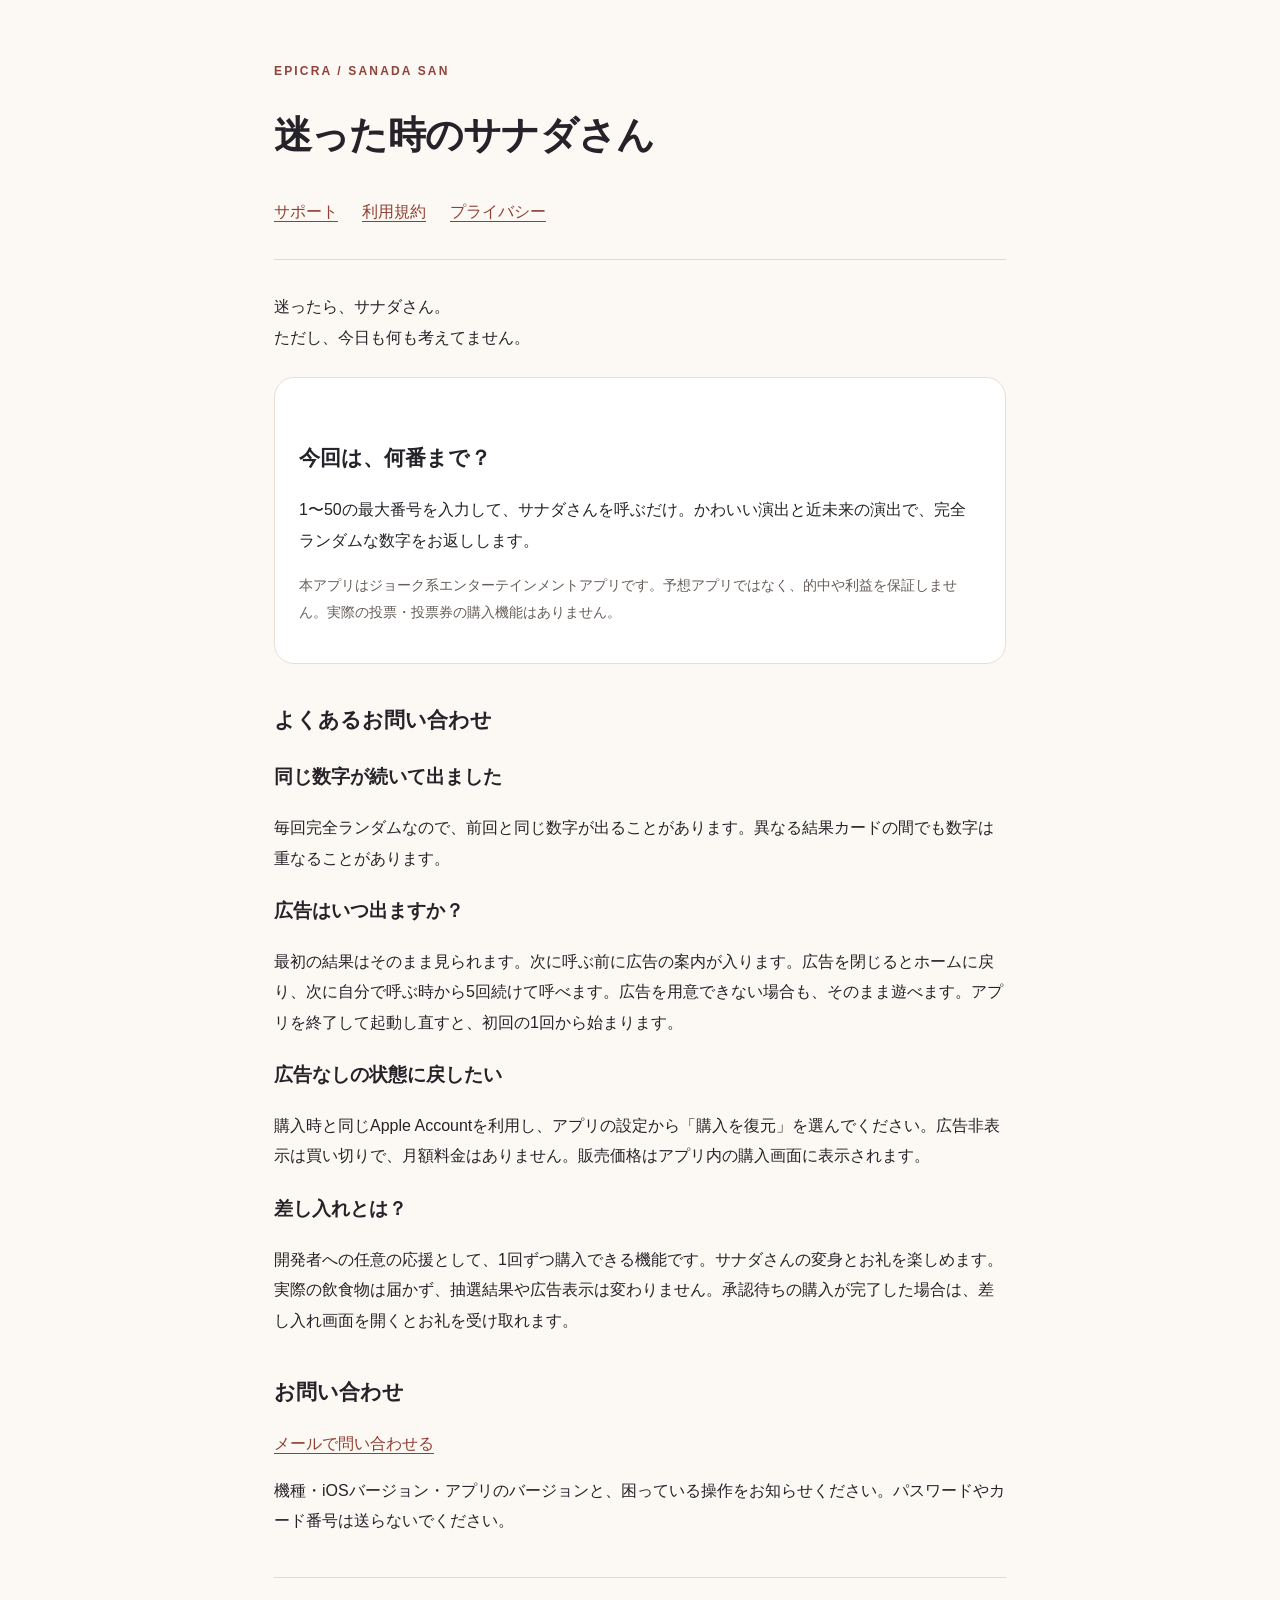
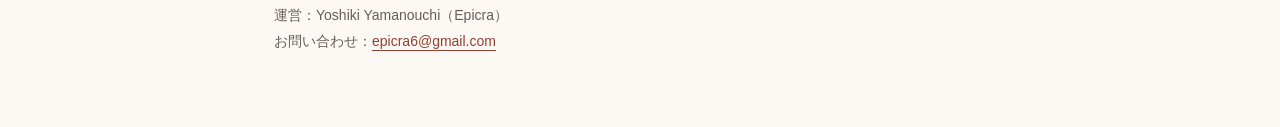
<file: index.html>
<!doctype html>
<html lang="ja"><head><meta charset="utf-8"><meta name="viewport" content="width=device-width,initial-scale=1"><meta name="description" content="迷った時のサナダさんのサポート・運営情報。完全ランダムな数字を楽しむエンターテインメントアプリです。"><title>迷った時のサナダさん | Epicra</title><link rel="stylesheet" href="style.css"></head><body><main><header><p class="brand">EPICRA / SANADA SAN</p><h1>迷った時のサナダさん</h1><nav aria-label="ページ案内"><a href="index.html">サポート</a><a href="terms.html">利用規約</a><a href="privacy.html">プライバシー</a></nav></header><p>迷ったら、サナダさん。<br>ただし、今日も何も考えてません。</p><section class="card"><h2>今回は、何番まで？</h2><p>1〜50の最大番号を入力して、サナダさんを呼ぶだけ。かわいい演出と近未来の演出で、完全ランダムな数字をお返しします。</p><p class="note">本アプリはジョーク系エンターテインメントアプリです。予想アプリではなく、的中や利益を保証しません。実際の投票・投票券の購入機能はありません。</p></section><h2>よくあるお問い合わせ</h2><h3>同じ数字が続いて出ました</h3><p>毎回完全ランダムなので、前回と同じ数字が出ることがあります。異なる結果カードの間でも数字は重なることがあります。</p><h3>広告はいつ出ますか？</h3><p>最初の結果はそのまま見られます。次に呼ぶ前に広告の案内が入ります。広告を閉じるとホームに戻り、次に自分で呼ぶ時から5回続けて呼べます。広告を用意できない場合も、そのまま遊べます。アプリを終了して起動し直すと、初回の1回から始まります。</p><h3>広告なしの状態に戻したい</h3><p>購入時と同じApple Accountを利用し、アプリの設定から「購入を復元」を選んでください。広告非表示は買い切りで、月額料金はありません。販売価格はアプリ内の購入画面に表示されます。</p><h3>差し入れとは？</h3><p>開発者への任意の応援として、1回ずつ購入できる機能です。サナダさんの変身とお礼を楽しめます。実際の飲食物は届かず、抽選結果や広告表示は変わりません。承認待ちの購入が完了した場合は、差し入れ画面を開くとお礼を受け取れます。</p><h2>お問い合わせ</h2><p><a href="mailto:epicra6@gmail.com?subject=迷った時のサナダさんのお問い合わせ">メールで問い合わせる</a></p><p>機種・iOSバージョン・アプリのバージョンと、困っている操作をお知らせください。パスワードやカード番号は送らないでください。</p><footer>運営：Yoshiki Yamanouchi（Epicra）<br>お問い合わせ：<a href="mailto:epicra6@gmail.com">epicra6@gmail.com</a></footer></main></body></html>
</file>
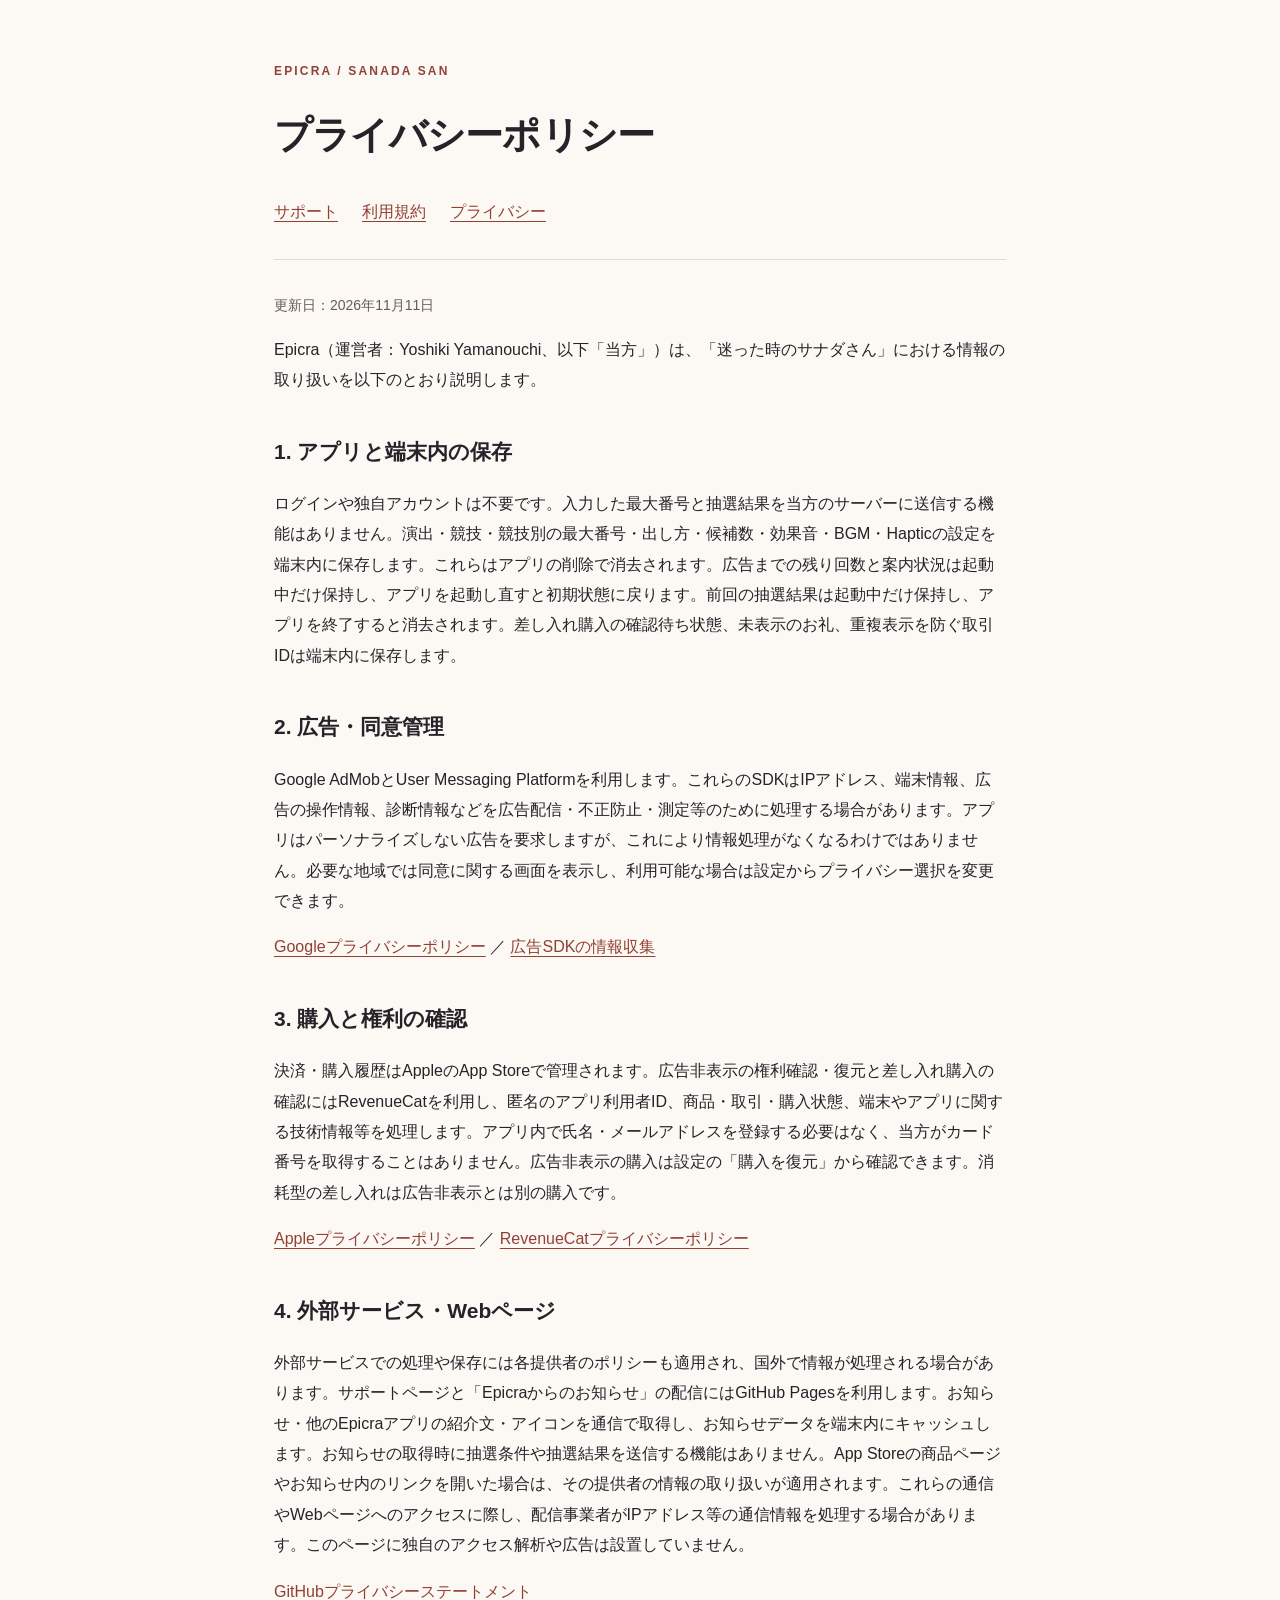
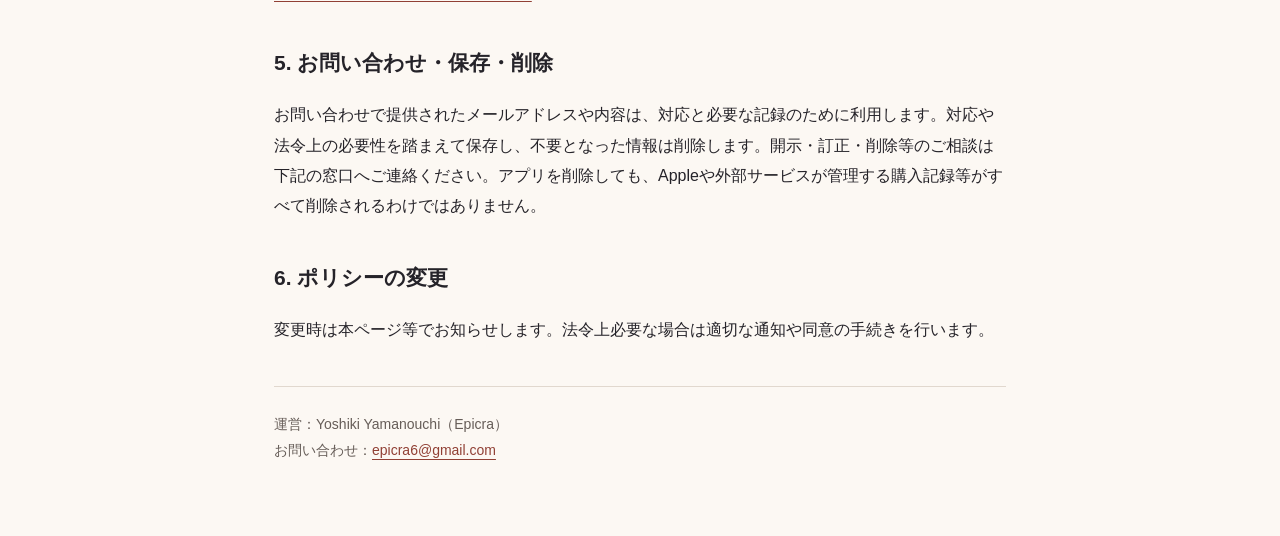
<file: privacy.html>
<!doctype html>
<html lang="ja"><head><meta charset="utf-8"><meta name="viewport" content="width=device-width,initial-scale=1"><meta name="description" content="迷った時のサナダさんのサポート・運営情報。完全ランダムな数字を楽しむエンターテインメントアプリです。"><title>プライバシーポリシー | Epicra</title><link rel="stylesheet" href="style.css"></head><body><main><header><p class="brand">EPICRA / SANADA SAN</p><h1>プライバシーポリシー</h1><nav aria-label="ページ案内"><a href="index.html">サポート</a><a href="terms.html">利用規約</a><a href="privacy.html">プライバシー</a></nav></header><p class="note">更新日：2026年11月11日</p><p>Epicra（運営者：Yoshiki Yamanouchi、以下「当方」）は、「迷った時のサナダさん」における情報の取り扱いを以下のとおり説明します。</p><h2>1. アプリと端末内の保存</h2><p>ログインや独自アカウントは不要です。入力した最大番号と抽選結果を当方のサーバーに送信する機能はありません。演出・競技・競技別の最大番号・出し方・候補数・効果音・BGM・Hapticの設定を端末内に保存します。これらはアプリの削除で消去されます。広告までの残り回数と案内状況は起動中だけ保持し、アプリを起動し直すと初期状態に戻ります。前回の抽選結果は起動中だけ保持し、アプリを終了すると消去されます。差し入れ購入の確認待ち状態、未表示のお礼、重複表示を防ぐ取引IDは端末内に保存します。</p><h2>2. 広告・同意管理</h2><p>Google AdMobとUser Messaging Platformを利用します。これらのSDKはIPアドレス、端末情報、広告の操作情報、診断情報などを広告配信・不正防止・測定等のために処理する場合があります。アプリはパーソナライズしない広告を要求しますが、これにより情報処理がなくなるわけではありません。必要な地域では同意に関する画面を表示し、利用可能な場合は設定からプライバシー選択を変更できます。</p><p><a href="https://policies.google.com/privacy?hl=ja">Googleプライバシーポリシー</a> ／ <a href="https://developers.google.com/admob/ios/privacy/data-disclosure">広告SDKの情報収集</a></p><h2>3. 購入と権利の確認</h2><p>決済・購入履歴はAppleのApp Storeで管理されます。広告非表示の権利確認・復元と差し入れ購入の確認にはRevenueCatを利用し、匿名のアプリ利用者ID、商品・取引・購入状態、端末やアプリに関する技術情報等を処理します。アプリ内で氏名・メールアドレスを登録する必要はなく、当方がカード番号を取得することはありません。広告非表示の購入は設定の「購入を復元」から確認できます。消耗型の差し入れは広告非表示とは別の購入です。</p><p><a href="https://www.apple.com/legal/privacy/jp/">Appleプライバシーポリシー</a> ／ <a href="https://www.revenuecat.com/privacy/">RevenueCatプライバシーポリシー</a></p><h2>4. 外部サービス・Webページ</h2><p>外部サービスでの処理や保存には各提供者のポリシーも適用され、国外で情報が処理される場合があります。サポートページと「Epicraからのお知らせ」の配信にはGitHub Pagesを利用します。お知らせ・他のEpicraアプリの紹介文・アイコンを通信で取得し、お知らせデータを端末内にキャッシュします。お知らせの取得時に抽選条件や抽選結果を送信する機能はありません。App Storeの商品ページやお知らせ内のリンクを開いた場合は、その提供者の情報の取り扱いが適用されます。これらの通信やWebページへのアクセスに際し、配信事業者がIPアドレス等の通信情報を処理する場合があります。このページに独自のアクセス解析や広告は設置していません。</p><p><a href="https://docs.github.com/ja/site-policy/privacy-policies/github-general-privacy-statement">GitHubプライバシーステートメント</a></p><h2>5. お問い合わせ・保存・削除</h2><p>お問い合わせで提供されたメールアドレスや内容は、対応と必要な記録のために利用します。対応や法令上の必要性を踏まえて保存し、不要となった情報は削除します。開示・訂正・削除等のご相談は下記の窓口へご連絡ください。アプリを削除しても、Appleや外部サービスが管理する購入記録等がすべて削除されるわけではありません。</p><h2>6. ポリシーの変更</h2><p>変更時は本ページ等でお知らせします。法令上必要な場合は適切な通知や同意の手続きを行います。</p><footer>運営：Yoshiki Yamanouchi（Epicra）<br>お問い合わせ：<a href="mailto:epicra6@gmail.com">epicra6@gmail.com</a></footer></main></body></html>
</file>
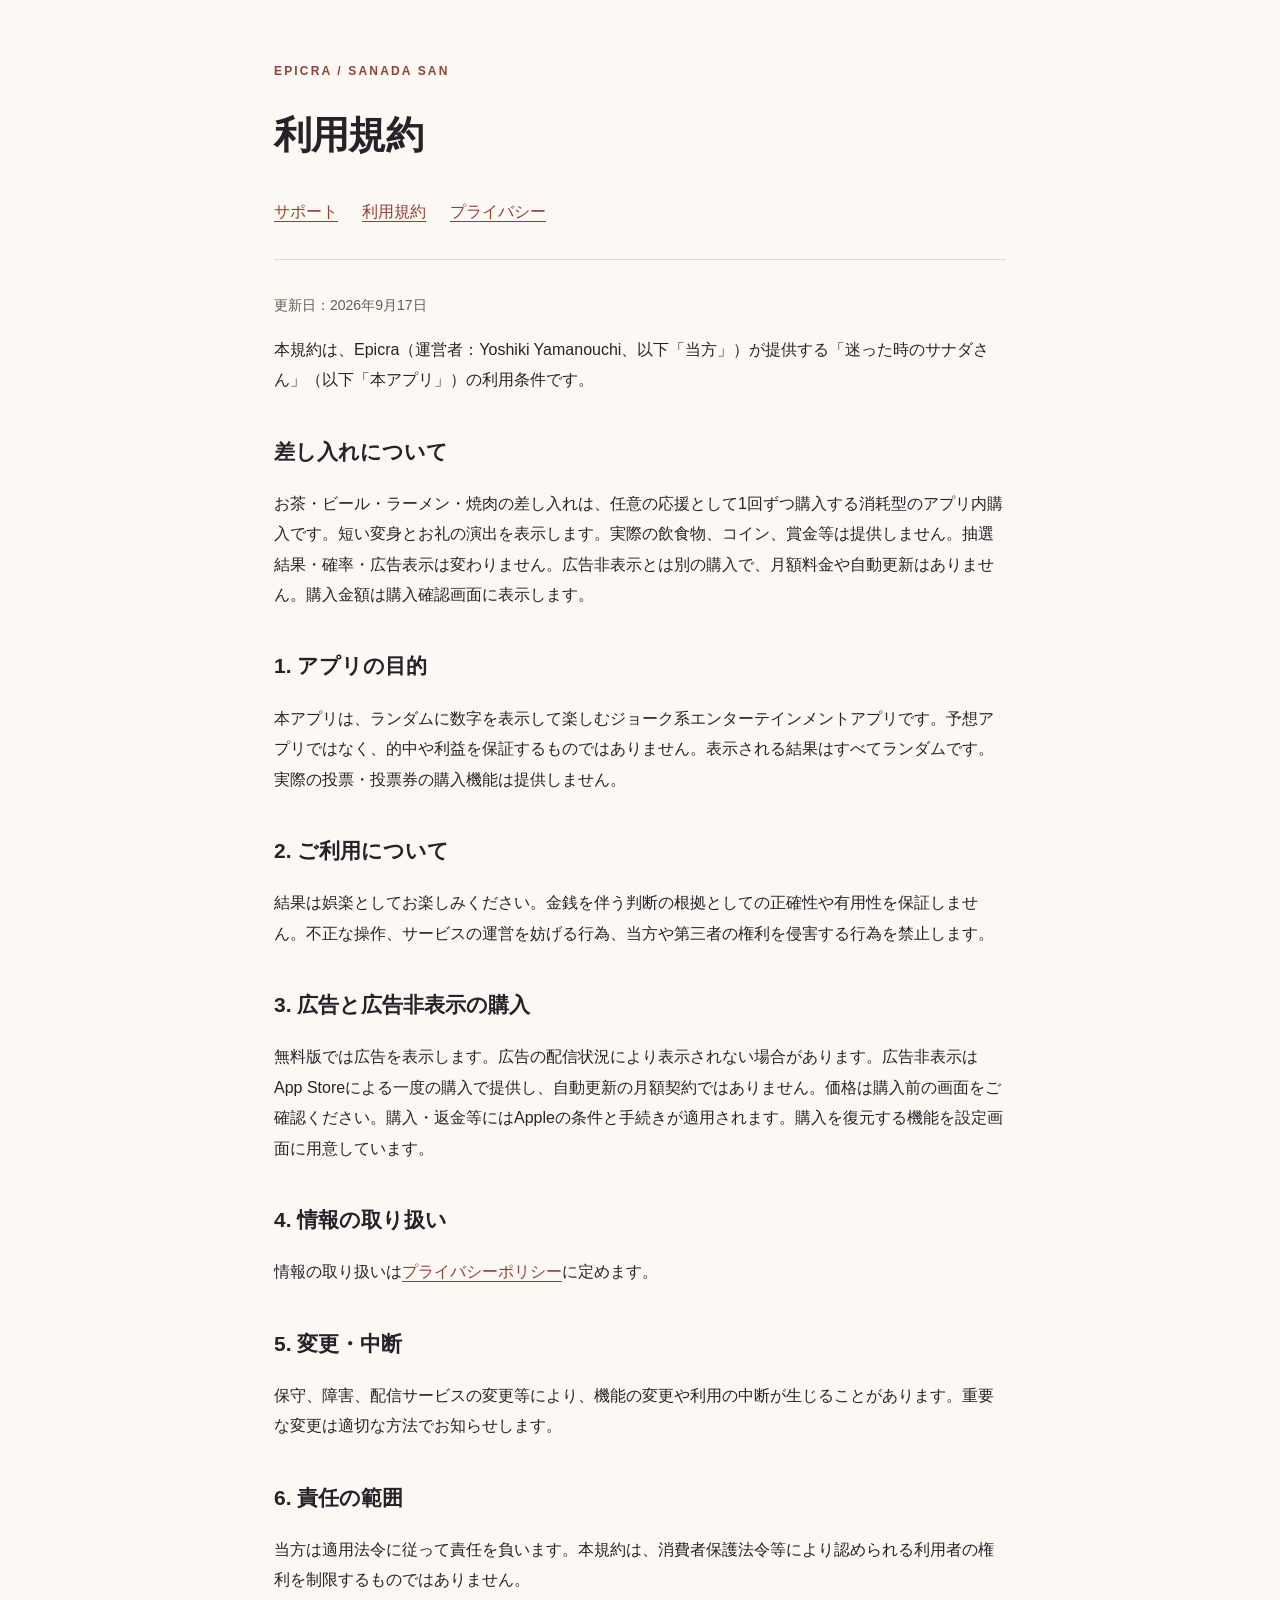
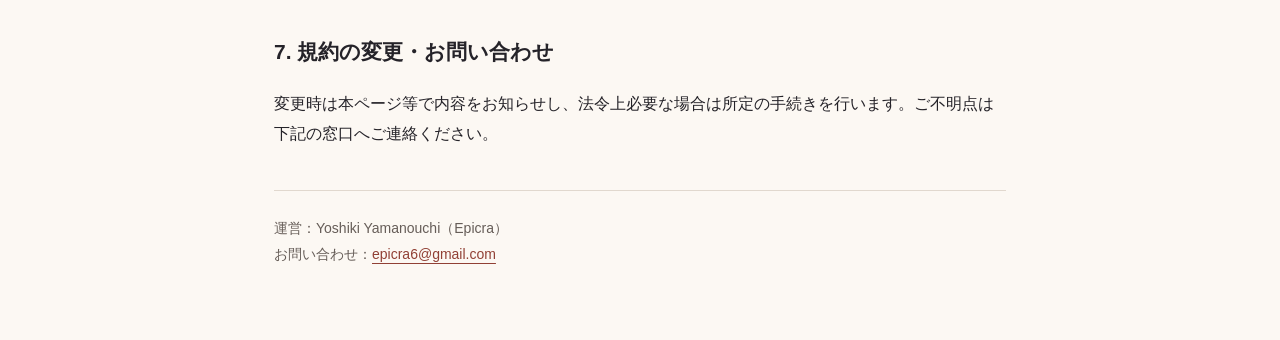
<file: terms.html>
<!doctype html>
<html lang="ja"><head><meta charset="utf-8"><meta name="viewport" content="width=device-width,initial-scale=1"><meta name="description" content="迷った時のサナダさんのサポート・運営情報。完全ランダムな数字を楽しむエンターテインメントアプリです。"><title>利用規約 | Epicra</title><link rel="stylesheet" href="style.css"></head><body><main><header><p class="brand">EPICRA / SANADA SAN</p><h1>利用規約</h1><nav aria-label="ページ案内"><a href="index.html">サポート</a><a href="terms.html">利用規約</a><a href="privacy.html">プライバシー</a></nav></header><p class="note">更新日：2026年9月17日</p><p>本規約は、Epicra（運営者：Yoshiki Yamanouchi、以下「当方」）が提供する「迷った時のサナダさん」（以下「本アプリ」）の利用条件です。</p><h2>差し入れについて</h2><p>お茶・ビール・ラーメン・焼肉の差し入れは、任意の応援として1回ずつ購入する消耗型のアプリ内購入です。短い変身とお礼の演出を表示します。実際の飲食物、コイン、賞金等は提供しません。抽選結果・確率・広告表示は変わりません。広告非表示とは別の購入で、月額料金や自動更新はありません。購入金額は購入確認画面に表示します。</p><h2>1. アプリの目的</h2><p>本アプリは、ランダムに数字を表示して楽しむジョーク系エンターテインメントアプリです。予想アプリではなく、的中や利益を保証するものではありません。表示される結果はすべてランダムです。実際の投票・投票券の購入機能は提供しません。</p><h2>2. ご利用について</h2><p>結果は娯楽としてお楽しみください。金銭を伴う判断の根拠としての正確性や有用性を保証しません。不正な操作、サービスの運営を妨げる行為、当方や第三者の権利を侵害する行為を禁止します。</p><h2>3. 広告と広告非表示の購入</h2><p>無料版では広告を表示します。広告の配信状況により表示されない場合があります。広告非表示はApp Storeによる一度の購入で提供し、自動更新の月額契約ではありません。価格は購入前の画面をご確認ください。購入・返金等にはAppleの条件と手続きが適用されます。購入を復元する機能を設定画面に用意しています。</p><h2>4. 情報の取り扱い</h2><p>情報の取り扱いは<a href="privacy.html">プライバシーポリシー</a>に定めます。</p><h2>5. 変更・中断</h2><p>保守、障害、配信サービスの変更等により、機能の変更や利用の中断が生じることがあります。重要な変更は適切な方法でお知らせします。</p><h2>6. 責任の範囲</h2><p>当方は適用法令に従って責任を負います。本規約は、消費者保護法令等により認められる利用者の権利を制限するものではありません。</p><h2>7. 規約の変更・お問い合わせ</h2><p>変更時は本ページ等で内容をお知らせし、法令上必要な場合は所定の手続きを行います。ご不明点は下記の窓口へご連絡ください。</p><footer>運営：Yoshiki Yamanouchi（Epicra）<br>お問い合わせ：<a href="mailto:epicra6@gmail.com">epicra6@gmail.com</a></footer></main></body></html>
</file>
<file: style.css>
*{box-sizing:border-box}body{margin:0;background:#fcf8f3;color:#252329;font:16px/1.9 -apple-system,BlinkMacSystemFont,"Hiragino Sans",sans-serif}main{max-width:780px;margin:auto;padding:48px 24px 72px}header{border-bottom:1px solid #e1d8ce;padding-bottom:24px;margin-bottom:32px}.brand{font-size:12px;letter-spacing:.18em;color:#8f433b;font-weight:700}h1{font-size:clamp(26px,6vw,38px);line-height:1.45;letter-spacing:-.02em}h2{font-size:21px;margin-top:36px}a{color:#914035;text-underline-offset:4px}a:focus-visible{outline:3px solid #914035;outline-offset:5px}.card{background:#fff;border:1px solid #e9ded3;border-radius:20px;padding:24px;margin:24px 0}.note,footer{color:#665d58;font-size:14px}nav{display:flex;flex-wrap:wrap;gap:8px 24px}nav a{padding:8px 0}footer{margin-top:40px;border-top:1px solid #e1d8ce;padding-top:24px}@media(prefers-color-scheme:dark){body{background:#19181c;color:#f5efea}.card{background:#252328;border-color:#443b38}a,.brand{color:#ffb2a5}.note,footer{color:#c9bbb5}header,footer{border-color:#443b38}}
</file>
